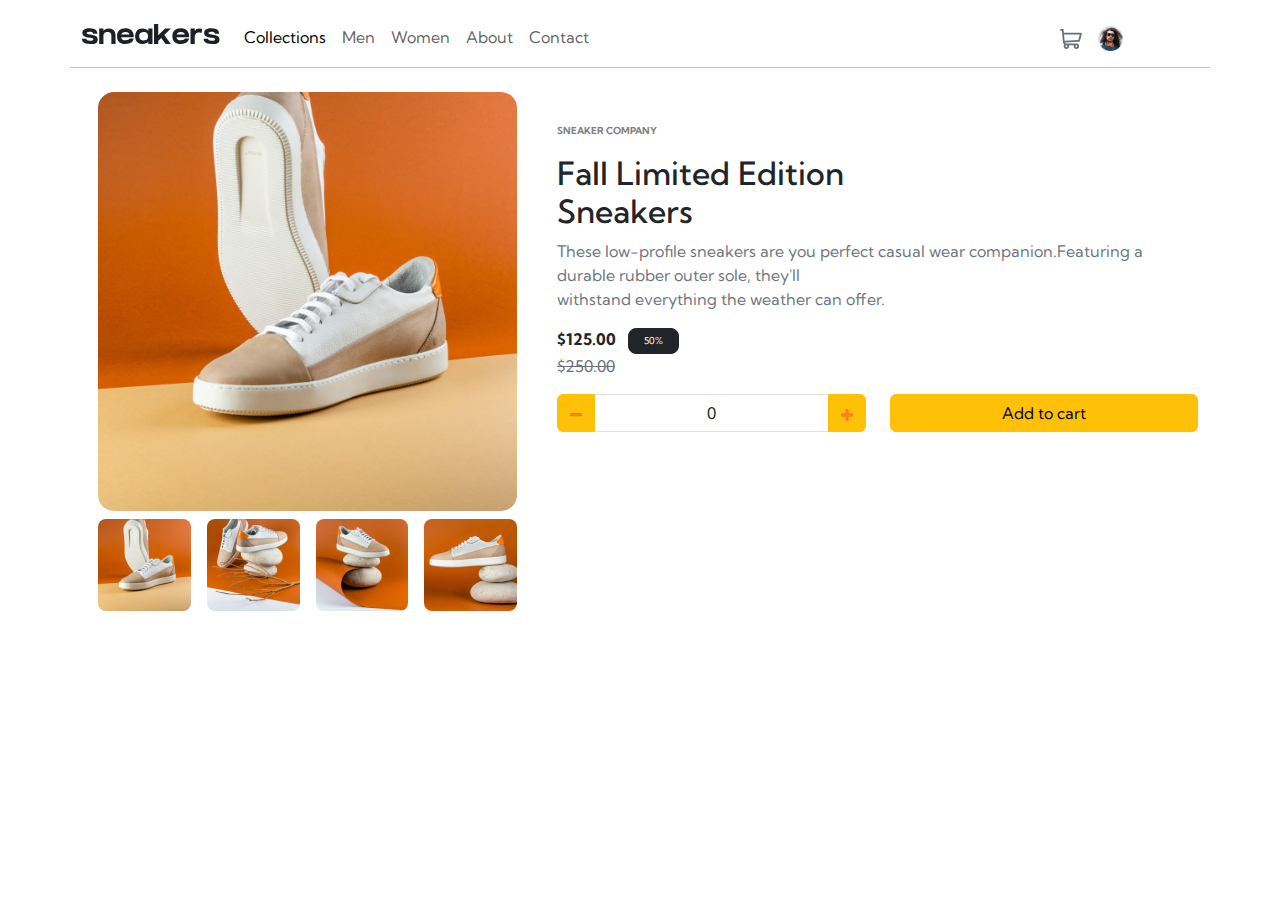
<file: index.html>
<!DOCTYPE html>
<html lang="en">
  <head>
    <meta charset="UTF-8" />
    <meta name="viewport" content="width=device-width, initial-scale=1.0" />
    <title>ecommerce-product</title>
    <link rel="stylesheet" href="styles/style.css" />
    <link rel="stylesheet" href="styles/style.scss" />
    <link
      href="https://cdn.jsdelivr.net/npm/bootstrap@5.3.3/dist/css/bootstrap.min.css"
      rel="stylesheet"
      integrity="sha384-QWTKZyjpPEjISv5WaRU9OFeRpok6YctnYmDr5pNlyT2bRjXh0JMhjY6hW+ALEwIH"
      crossorigin="anonymous"
    />
    <link
      rel="stylesheet"
      href="https://cdnjs.cloudflare.com/ajax/libs/font-awesome/6.5.2/css/all.min.css"
      integrity="sha512-SnH5WK+bZxgPHs44uWIX+LLJAJ9/2PkPKZ5QiAj6Ta86w+fsb2TkcmfRyVX3pBnMFcV7oQPJkl9QevSCWr3W6A=="
      crossorigin="anonymous"
      referrerpolicy="no-referrer"
    />
    <!-- Magnific Popup core CSS file -->
    <link rel="stylesheet" href="magnific-popup/magnific-popup.css" />
  </head>
  <body>
    <!-- Navbar section -->
    <header class="header_wrapper">
      <nav class="navbar navbar-expand-lg fixed-lg-top">
        <div class="container border-bottom border-1 border-danger-subtle">
          <div class="d-lg-flex flex-lg-row justify-content-lg-start">
            <div>
              <a class="navbar-brand" href="#index">
                <img src="images/logo.svg" alt="" class="img-fluid" />
              </a>
            </div>
            <div class="collapse navbar-collapse" id="navbarNav">
              <ul class="navbar-nav menu-navbar-nav me-auto mb-2 mb-lg-0">
                <li class="nav-item">
                  <a
                    class="nav-link active"
                    aria-current="page"
                    href="#collections"
                    >Collections</a
                  >
                </li>
                <li class="nav-item">
                  <a class="nav-link" href="#men">Men</a>
                </li>
                <li class="nav-item">
                  <a class="nav-link" href="#women">Women</a>
                </li>
                <li class="nav-item">
                  <a class="nav-link" href="#about">About</a>
                </li>
                <li class="nav-item">
                  <a class="nav-link" href="#contact">Contact</a>
                </li>
              </ul>
            </div>
          </div>
          <div class="">
            <ul
              class="d-flex flex-row justify-content-lg-between gap-3 list-inline align-items-center list-unstyled pt-3"
            >
              <li class="nav-item">
                <a
                  class="nav-link position-relative"
                  href="#demo-modal"
                  id="cart"
                  ><span
                    class="bg-warning rounded-pill text-white"
                    id="valhaut"
                  ></span
                  ><img src="images/icon-cart.svg" alt="" />
                </a>
              </li>

              <li class="nav-item">
                <a class="nav-link" href="#men"
                  ><img
                    src="images/image-avatar.png"
                    alt=""
                    class="img-fluid w-25"
                /></a>
              </li>
            </ul>
          </div>

          <!-- Button trigger modal -->
          <div class="mobile-toggler d-lg-none">
            <a href="#" data-bs-toggle="modal" data-bs-target="#navbModal">
              <i class="fa-solid fa-bars"></i>
            </a>
          </div>

          <!-- Modal -->
          <div
            class="modal fade"
            id="navbModal"
            tabindex="-1"
            aria-labelledby="exampleModalLabel"
            aria-hidden="true"
          >
            <div class="modal-dialog" id="popup">
              <div class="modal-content">
                <div class="modal-header position-relative" id="head">
                  <button
                    type="button"
                    class="btn-close position-absolute start-0"
                    data-bs-dismiss="modal"
                    aria-label="Close"
                  >
                    <i class="fa-solid fa-xmark"></i>
                  </button>
                </div>
                <div class="modal-body">
                  <div class="modal-line">
                    <a
                      class="nav-link active"
                      aria-current="page"
                      href="#collections"
                      >Collections</a
                    >
                  </div>

                  <div class="modal-line">
                    <a class="nav-link" href="#men">Men</a>
                  </div>
                  <div class="modal-line">
                    <a class="nav-link" href="#women">Women</a>
                  </div>
                  <div class="modal-line">
                    <a class="nav-link" href="#about">About</a>
                  </div>
                  <div class="modal-line">
                    <a class="nav-link" href="#contact">Contact</a>
                  </div>
                </div>
              </div>
            </div>
          </div>
        </div>
      </nav>
      <!-- Modal section -->
      <div class="popupcontenu">
        <!-- Modal vide-->
        <div class="modal" tabindex="-1" id="videmodal">
          <div class="modal-dialog modal-sm">
            <div class="modal-content">
              <div class="modal-header">
                <h5 class="modal-title">Cart</h5>
                <button
                  type="button"
                  class="btn-close"
                  data-bs-dismiss="modal"
                  aria-label="Close"
                ></button>
              </div>
              <div class="modal-body text-center">
                <p class="fs-6">Your cart is Empty.</p>
              </div>
            </div>
          </div>
        </div>
        <!-- Modal rempli -->
        <div class="modal" tabindex="-1" id="ppCart">
          <div class="modal-dialog">
            <div class="modal-content">
              <div class="modal-header">
                <h5 class="modal-title">Cart</h5>
                <button
                  type="button"
                  class="btn-close"
                  data-bs-dismiss="modal"
                  aria-label="Close"
                ></button>
              </div>
              <div class="modal-body text-center px-0">
                <div class="d-flex justify-content-between px-0">
                  <div class="">
                    <img
                      src="images/image-product-1-thumbnail.jpg"
                      class="w-50 rounded"
                      alt=""
                    />
                  </div>
                  <div class="">
                    <p class="para">
                      Fall Limited Edition Sneakers <br /><span id="quantity">
                      </span>
                      <strong id="amount" class="fw-bold"></strong>
                    </p>
                  </div>
                </div>
                <div class="d-grid gap-2 mt-2">
                  <button class="btn btn-warning text-dark" type="button">
                    Checkout
                  </button>
                </div>
              </div>
            </div>
          </div>
        </div>
      </div>
    </header>
    <!-- Navbar section exit -->

    <!-- Home section -->
    <section class="home_wrapper mt-sm-0" id="collection">
      <div class="container">
        <div class="row">
          <div class="col-lg-5 col-12">
            <div class="card border-0">
              <div class="card-body text-center">
                <div class="img">
                  <a class="test-popup-link" href="images/image-product-1.jpg"
                    ><img
                      src="images/image-product-1.jpg"
                      class="img-fluid rounded-4"
                      alt=""
                    />
                  </a>
                </div>
                <div class="button d-flex mt-2">
                  <a href="images/image-product-1.jpg" class="card-link"
                    ><img
                      src="images/image-product-1-thumbnail.jpg"
                      alt=""
                      data-group="1"
                      class="img-fluid rounded-3"
                  /></a>
                  <a href="images/image-product-2.jpg" class="card-link"
                    ><img
                      src="images/image-product-2-thumbnail.jpg"
                      alt=""
                      data-group="1"
                      class="img-fluid rounded-3"
                  /></a>
                  <a href="images/image-product-3.jpg" class="card-link"
                    ><img
                      src="images/image-product-3-thumbnail.jpg"
                      alt=""
                      data-group="1"
                      class="img-fluid rounded-3"
                  /></a>
                  <a href="images/image-product-4.jpg" class="card-link"
                    ><img
                      src="images/image-product-4-thumbnail.jpg"
                      alt=""
                      data-group="1"
                      class="img-fluid rounded-3"
                  /></a>
                </div>
              </div>
            </div>
          </div>
          <div class="col-lg-7 col-12">
            <div class="text-content text-align-start my-5">
              <p class="subtitle">SNEAKER COMPANY</p>
              <h2>
                Fall Limited Edition <br />
                Sneakers
              </h2>
              <p class="text-secondary text-align-start">
                These low-profile sneakers are you perfect casual wear
                companion.Featuring a durable rubber outer sole, they'll <br />
                withstand everything the weather can offer.
              </p>
              <div
                class="pricing mb-3 d-lg-flex flex-lg-column d-sm-flex justify-content-sm-between gx-sm-5"
              >
                <span class="fw-bold"
                  >$125.00
                  <a href="#" class="btn btn-dark ms-2 btnpourcentage rounded-3"
                    >50%</a
                  ></span
                >

                <!-- <div> -->
                <span class="text-decoration-line-through baré">$250.00</span>
                <!-- </div> -->
              </div>
              <!-- Button party -->
              <div class="row d-lg-flex flex-lg-row d-sm-flex flex-sm-column">
                <div class="col-lg-6 col-12">
                  <div class="input-group mb-3">
                    <button type="button" class="btn btn-warning" id="minus">
                      <img src="images/icon-minus.svg" alt="" />
                    </button>
                    <input
                      type="text"
                      class="form-control text-center"
                      aria-label="Amount (to the nearest dollar)"
                      id="inpuquantity"
                      value="0"
                    />
                    <button type="button" class="btn btn-warning" id="plus">
                      <img src="images/icon-plus.svg" alt="" />
                    </button>
                  </div>
                </div>
                <div class="col-lg-6 col-12">
                  <div class="shopping d-grid gap-2">
                    <button
                      type="button"
                      class="btn btn-warning panier"
                      id="addtocart"
                    >
                      <i class="fa-solid fa-cart-shopping"></i> Add to cart
                    </button>
                  </div>
                </div>
              </div>
              <!-- Button party exit -->
            </div>
          </div>
        </div>
      </div>
    </section>
    <!-- Home section exit -->

    <script
      src="https://code.jquery.com/jquery-3.7.1.min.js"
      integrity="sha256-/JqT3SQfawRcv/BIHPThkBvs0OEvtFFmqPF/lYI/Cxo="
      crossorigin="anonymous"
    ></script>
    <!-- Magnific Popup core JS file -->
    <script src="magnific-popup/jquery.magnific-popup.min.js"></script>
    <script src="app.js"></script>
    <script
      src="https://cdn.jsdelivr.net/npm/bootstrap@5.3.3/dist/js/bootstrap.bundle.min.js"
      integrity="sha384-YvpcrYf0tY3lHB60NNkmXc5s9fDVZLESaAA55NDzOxhy9GkcIdslK1eN7N6jIeHz"
      crossorigin="anonymous"
    ></script>
  </body>
</html>
</file>
<file: styles/style.css>
@import url('https://fonts.googleapis.com/css2?family=Kumbh+Sans:wght@400..700&display=swap');




* {
    margin: 0;
    padding: 0;
    box-sizing: border-box;
    font-family: "Kumbh Sans", sans-serif;
}

body {
    font-size: 16px;
}

/* Modal */

.modal-dialog {
    margin: 0;
    width: 50px;
}

@media screen and (min-width:375px) {
    .modal-dialog {
        width: 50%;
    }

    .home_wrapper .text-content .boutton .input-group {
        width: 200px;
    }

    .home_wrapper .text-content .boutton .input-group {
        width: 100vh;
    }

}

#popup .modal-content {
    border-radius: 0;
    height: 100vh;
    background-color: white;
    width: 50%;
}

.modal-header {
    border-bottom: none;
}

.modal-header .btn-close {
    /* background: transparent; */
    opacity: 1;
}

.modal-header i {
    color: black;
    font-size: 30px;
}

.modal-body {
    width: 88%;
    margin: 0 auto;
    padding: 75px 0 0 0;
    flex: unset;
}

.modal-body .modal-line {
    width: 100%;
    display: flex;
    align-items: center;
    justify-content: flex-start;
    padding: 2px 0;
    margin-bottom: 14px;
    color: white;
}

.modal-line a {
    font-size: 17px;
    font-weight: bold;
    color: black;
}

.popupcontenu #ppCart .modal-body .para {
    font-size: 0.7rem;
}


/*------------------------------------------------------------sectio1 home_wrapper---------------------------------------------*/

.home_wrapper .text-content .subtitle {
    font-size: 0.6rem;
    font-weight: bold;
    color: grey;
}

.home_wrapper .text-content .pricing .btnpourcentage {
    padding: 5px 15px;
    font-size: 0.6rem;
}


.home_wrapper .text-content .baré {
    color: hsl(219, 9%, 45%)
}




.card-body img {
    width: 100%;
}

.rounded-pill {
    position: absolute;
    top: -8px;
    left: 10px;
    padding: 0 10px;
    font-size: 0.7rem;
}

/*------------------------------------------------------------Modal styles---------------------------------------------*/
</file>
